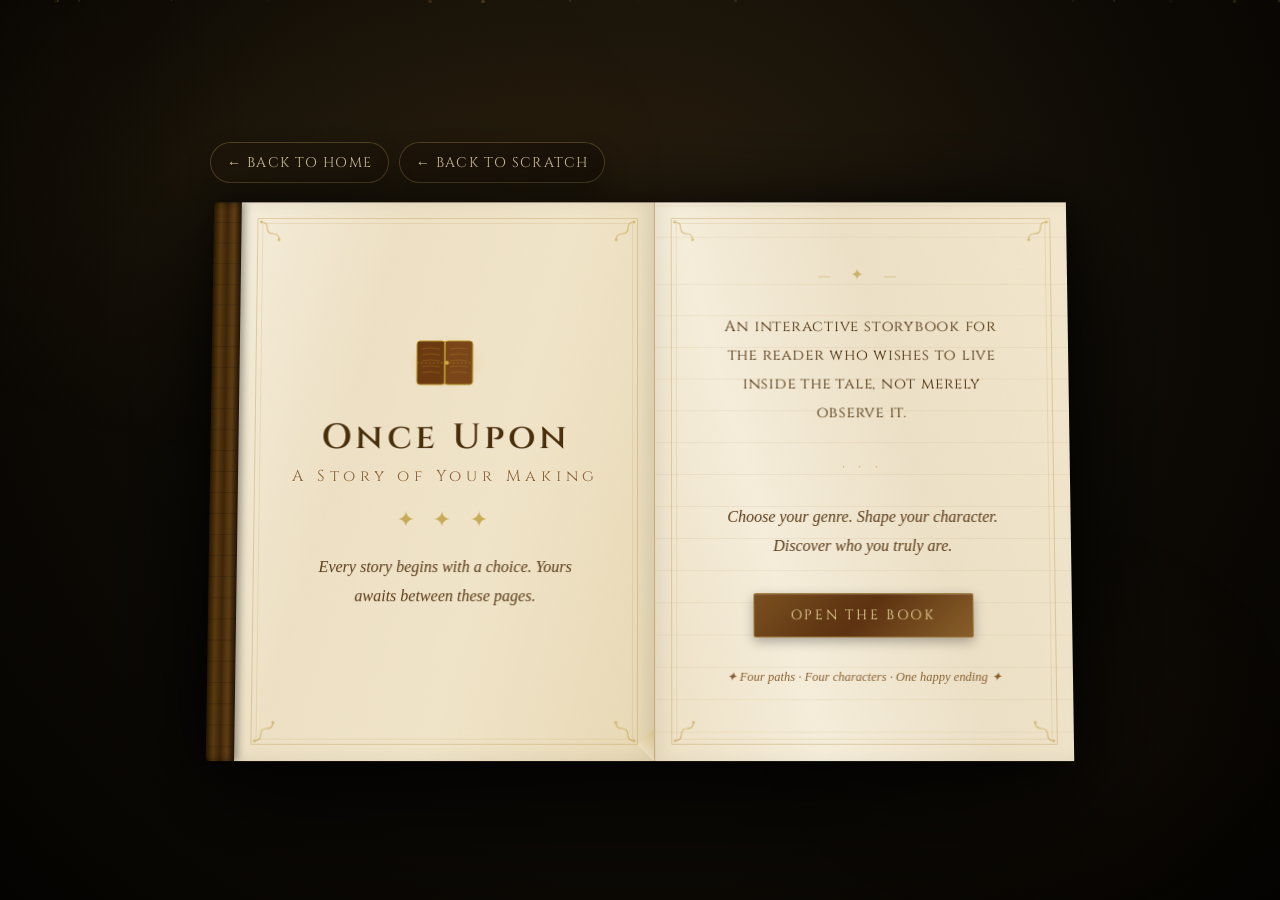
<file: interactive_storybook.html>
<!DOCTYPE html>
<html lang="en">
<head>
<meta charset="UTF-8">
<meta name="viewport" content="width=device-width, initial-scale=1.0">
<title>Emma McKay | Interactive Story Book</title>
<meta name="description" content="An interactive storybook by Emma McKay where readers choose a genre and shape their own ending.">
<style>
  @import url('https://fonts.googleapis.com/css2?family=IM+Fell+English:ital@0;1&family=Cinzel:wght@400;600&family=Cormorant+Garamond:ital,wght@0,300;0,400;0,500;1,300;1,400&display=swap');

  * { margin: 0; padding: 0; box-sizing: border-box; }

  body {
    min-height: 100vh;
    background: radial-gradient(ellipse at 50% 30%, #2a1f0e 0%, #0d0a05 60%, #050301 100%);
    display: flex;
    align-items: center;
    justify-content: center;
    font-family: 'Cormorant Garamond', Georgia, serif;
    overflow: hidden;
    position: relative;
  }

  body::before {
    content: '';
    position: fixed;
    inset: 0;
    background-image:
      radial-gradient(ellipse 600px 400px at 20% 20%, rgba(180,140,60,0.06) 0%, transparent 70%),
      radial-gradient(ellipse 400px 300px at 80% 80%, rgba(160,100,40,0.05) 0%, transparent 70%);
    pointer-events: none;
  }

  .dust-particles {
    position: fixed;
    inset: 0;
    pointer-events: none;
    overflow: hidden;
  }

  .particle {
    position: absolute;
    width: 2px;
    height: 2px;
    background: rgba(210,175,100,0.4);
    border-radius: 50%;
    animation: floatUp linear infinite;
  }

  @keyframes floatUp {
    0% { transform: translateY(100vh) translateX(0); opacity: 0; }
    10% { opacity: 1; }
    90% { opacity: 0.3; }
    100% { transform: translateY(-20px) translateX(30px); opacity: 0; }
  }

  #app {
    width: 100%;
    max-width: 900px;
    padding: 20px;
    display: flex;
    flex-direction: column;
    align-items: center;
  }

  .top-link {
    align-self: flex-start;
    margin-bottom: 16px;
    display: flex;
    flex-wrap: wrap;
    gap: 10px;
  }

  .top-link a {
    display: inline-flex;
    align-items: center;
    gap: 8px;
    padding: 10px 16px;
    border: 1px solid rgba(210,175,100,0.3);
    border-radius: 999px;
    background: rgba(24,16,8,0.72);
    color: #ead8b0;
    font-family: 'Cinzel', Georgia, serif;
    font-size: 0.88rem;
    letter-spacing: 0.08em;
    text-decoration: none;
    text-transform: uppercase;
    box-shadow: 0 12px 24px rgba(0,0,0,0.28);
    transition: transform 0.2s ease, background 0.2s ease, color 0.2s ease;
  }

  .top-link a:hover,
  .top-link a:focus {
    background: rgba(44,28,13,0.82);
    color: #f6e8c8;
    transform: translateY(-1px);
  }

  /* BOOK CONTAINER */
  .book-scene {
    perspective: 2000px;
    width: 100%;
    max-width: 860px;
  }

  .book {
    position: relative;
    width: 100%;
    display: flex;
    filter: drop-shadow(0 30px 60px rgba(0,0,0,0.8)) drop-shadow(0 5px 20px rgba(0,0,0,0.6));
    transform-style: preserve-3d;
    animation: bookSettle 1.2s cubic-bezier(0.34,1.56,0.64,1) forwards;
  }

  @keyframes bookSettle {
    0% { transform: rotateX(20deg) translateY(40px) scale(0.92); opacity: 0; }
    100% { transform: rotateX(4deg) translateY(0) scale(1); opacity: 1; }
  }

  .book-spine {
    width: 28px;
    background: linear-gradient(to right, #2a1800, #5a3a10, #3d2508, #6b4618, #3d2508);
    border-radius: 4px 0 0 4px;
    flex-shrink: 0;
    position: relative;
    z-index: 10;
    box-shadow: inset -4px 0 8px rgba(0,0,0,0.5), 3px 0 8px rgba(0,0,0,0.4);
  }

  .book-spine::after {
    content: '';
    position: absolute;
    inset: 0;
    background: repeating-linear-gradient(to bottom, transparent 0px, transparent 20px, rgba(0,0,0,0.15) 20px, rgba(0,0,0,0.15) 21px);
  }

  .book-pages {
    display: flex;
    flex: 1;
    min-height: 560px;
    position: relative;
    overflow: hidden;
  }

  .page {
    flex: 1;
    position: relative;
    padding: 40px 44px;
    display: flex;
    flex-direction: column;
    min-height: 560px;
    overflow: hidden;
  }

  .page-left {
    background: linear-gradient(105deg, #f5edda 0%, #ede0c4 30%, #f0e4c8 60%, #e8d8b4 100%);
    border-right: 1px solid #c4a97a;
    box-shadow: inset -8px 0 16px rgba(0,0,0,0.08), 3px 0 6px rgba(0,0,0,0.15);
  }

  .page-right {
    background: linear-gradient(75deg, #ede0c4 0%, #f5edda 30%, #ece0c6 60%, #f2e6cc 100%);
    box-shadow: inset 8px 0 16px rgba(0,0,0,0.05);
  }

  /* Paper texture overlay */
  .page::before {
    content: '';
    position: absolute;
    inset: 0;
    background-image:
      url("data:image/svg+xml,%3Csvg xmlns='http://www.w3.org/2000/svg' width='300' height='300'%3E%3Cfilter id='n'%3E%3CfeTurbulence type='fractalNoise' baseFrequency='0.9' numOctaves='4' stitchTiles='stitch'/%3E%3C/filter%3E%3Crect width='300' height='300' filter='url(%23n)' opacity='0.04'/%3E%3C/svg%3E");
    pointer-events: none;
    opacity: 0.6;
  }

  /* Page lines */
  .page-right::after {
    content: '';
    position: absolute;
    inset: 0;
    background-image: repeating-linear-gradient(
      to bottom,
      transparent 0px,
      transparent 31px,
      rgba(180,150,90,0.12) 31px,
      rgba(180,150,90,0.12) 32px
    );
    background-position: 0 52px;
    pointer-events: none;
  }

  /* Gold ornamental border */
  .page-border {
    position: absolute;
    inset: 16px;
    border: 1px solid rgba(180,145,70,0.35);
    pointer-events: none;
    border-radius: 1px;
  }

  .page-border::before {
    content: '';
    position: absolute;
    inset: 4px;
    border: 0.5px solid rgba(180,145,70,0.18);
    border-radius: 1px;
  }

  /* Corner ornaments */
  .corner-ornament {
    position: absolute;
    width: 24px;
    height: 24px;
    opacity: 0.5;
  }
  .corner-ornament svg { width: 100%; height: 100%; }
  .co-tl { top: 18px; left: 18px; }
  .co-tr { top: 18px; right: 18px; transform: scaleX(-1); }
  .co-bl { bottom: 18px; left: 18px; transform: scaleY(-1); }
  .co-br { bottom: 18px; right: 18px; transform: scale(-1,-1); }

  /* PAGE TURN ANIMATION */
  .page-turn-overlay {
    position: absolute;
    inset: 0;
    pointer-events: none;
    z-index: 100;
    transform-origin: left center;
    transform: rotateY(0deg);
    transform-style: preserve-3d;
  }

  .page-turning {
    animation: pageTurn 0.7s cubic-bezier(0.4,0,0.2,1) forwards;
  }

  @keyframes pageTurn {
    0% { transform: rotateY(0deg); opacity: 1; }
    50% { transform: rotateY(-90deg); opacity: 0.7; }
    100% { transform: rotateY(-180deg); opacity: 0; }
  }

  /* CONTENT SECTIONS */
  .content-area {
    flex: 1;
    display: flex;
    flex-direction: column;
    position: relative;
    z-index: 2;
  }

  /* OPENING SCREEN */
  .opening-screen {
    display: flex;
    flex-direction: column;
    align-items: center;
    justify-content: center;
    height: 100%;
    text-align: center;
    gap: 20px;
  }

  .book-icon-anim {
    animation: bookFloat 3s ease-in-out infinite;
  }

  @keyframes bookFloat {
    0%, 100% { transform: translateY(0); }
    50% { transform: translateY(-8px); }
  }

  .main-title {
    font-family: 'Cinzel', serif;
    font-size: 2.2em;
    font-weight: 600;
    color: #4a2e0a;
    letter-spacing: 0.12em;
    text-shadow: 0 1px 2px rgba(255,255,255,0.4);
    line-height: 1.2;
  }

  .main-title span {
    display: block;
    font-size: 0.45em;
    letter-spacing: 0.3em;
    color: #8a6030;
    font-weight: 400;
    margin-top: 8px;
  }

  .divider-ornament {
    color: #b8952a;
    font-size: 1.4em;
    letter-spacing: 0.3em;
    opacity: 0.7;
  }

  .opening-text {
    font-family: 'IM Fell English', serif;
    font-style: italic;
    color: #5a3a18;
    font-size: 1.0em;
    line-height: 1.8;
    max-width: 280px;
  }

  .begin-btn {
    margin-top: 12px;
    padding: 12px 36px;
    background: linear-gradient(135deg, #7a5020, #5a3010, #7a5020);
    border: 1px solid rgba(180,145,70,0.6);
    color: #f0dca0;
    font-family: 'Cinzel', serif;
    font-size: 0.85em;
    letter-spacing: 0.2em;
    cursor: pointer;
    border-radius: 2px;
    transition: all 0.3s;
    text-transform: uppercase;
    box-shadow: 0 4px 12px rgba(0,0,0,0.3), inset 0 1px 0 rgba(255,255,255,0.1);
    position: relative;
    overflow: hidden;
  }

  .begin-btn::before {
    content: '';
    position: absolute;
    inset: 0;
    background: linear-gradient(135deg, transparent 40%, rgba(255,220,120,0.1) 100%);
  }

  .begin-btn:hover {
    background: linear-gradient(135deg, #9a6830, #7a4820, #9a6830);
    box-shadow: 0 6px 20px rgba(0,0,0,0.4), 0 0 20px rgba(180,145,70,0.2), inset 0 1px 0 rgba(255,255,255,0.15);
    transform: translateY(-1px);
  }

  /* STORY CONTENT */
  .chapter-label {
    font-family: 'Cinzel', serif;
    font-size: 0.62em;
    letter-spacing: 0.35em;
    color: #b8952a;
    text-transform: uppercase;
    text-align: center;
    margin-bottom: 8px;
    opacity: 0.8;
  }

  .story-heading {
    font-family: 'Cinzel', serif;
    font-size: 1.05em;
    font-weight: 600;
    color: #3a2208;
    text-align: center;
    letter-spacing: 0.06em;
    line-height: 1.4;
    margin-bottom: 12px;
  }

  .scene-divider {
    text-align: center;
    color: #b8952a;
    font-size: 1em;
    letter-spacing: 0.5em;
    margin: 8px 0;
    opacity: 0.6;
  }

  .story-text {
    font-family: 'IM Fell English', serif;
    font-size: 0.93em;
    color: #3a2208;
    line-height: 1.85;
    text-align: justify;
    hyphens: auto;
    flex: 1;
  }

  .story-text em {
    font-style: italic;
    color: #5a3a18;
  }

  /* Page number */
  .page-number {
    text-align: center;
    font-family: 'Cinzel', serif;
    font-size: 0.6em;
    color: #a07840;
    letter-spacing: 0.2em;
    margin-top: 16px;
    opacity: 0.7;
  }

  /* CHOICES PANEL */
  .choices-heading {
    font-family: 'Cinzel', serif;
    font-size: 0.68em;
    letter-spacing: 0.25em;
    color: #b8952a;
    text-align: center;
    margin-bottom: 14px;
    text-transform: uppercase;
  }

  .choices-grid {
    display: flex;
    flex-direction: column;
    gap: 10px;
    flex: 1;
  }

  .choice-btn {
    background: linear-gradient(to bottom, rgba(255,245,220,0.7), rgba(240,225,190,0.5));
    border: 1px solid rgba(160,120,50,0.4);
    padding: 12px 16px;
    cursor: pointer;
    font-family: 'IM Fell English', serif;
    font-size: 0.88em;
    color: #3a2208;
    text-align: left;
    border-radius: 2px;
    transition: all 0.25s;
    position: relative;
    line-height: 1.45;
    box-shadow: 0 1px 3px rgba(0,0,0,0.08);
  }

  .choice-btn::before {
    content: '❧';
    position: absolute;
    left: 10px;
    top: 50%;
    transform: translateY(-50%);
    color: #b8952a;
    font-size: 0.9em;
    opacity: 0;
    transition: opacity 0.2s;
  }

  .choice-btn:hover {
    background: linear-gradient(to bottom, rgba(255,250,230,0.95), rgba(248,235,205,0.9));
    border-color: rgba(160,120,50,0.7);
    padding-left: 30px;
    box-shadow: 0 2px 8px rgba(0,0,0,0.12), inset 0 1px 0 rgba(255,255,255,0.5);
    transform: translateX(2px);
  }

  .choice-btn:hover::before { opacity: 1; }

  .choice-btn.selected {
    background: linear-gradient(to bottom, #e8d090, #d4b870);
    border-color: rgba(160,120,50,0.8);
    color: #2a1800;
    font-weight: 500;
  }

  /* Genre choices - 2x2 grid */
  .genre-grid {
    display: grid;
    grid-template-columns: 1fr 1fr;
    gap: 10px;
    flex: 1;
    align-content: center;
  }

  .genre-btn {
    background: linear-gradient(135deg, rgba(255,245,220,0.8), rgba(235,215,180,0.6));
    border: 1px solid rgba(160,120,50,0.4);
    padding: 20px 12px;
    cursor: pointer;
    font-family: 'Cinzel', serif;
    font-size: 0.78em;
    color: #3a2208;
    text-align: center;
    border-radius: 3px;
    transition: all 0.3s;
    letter-spacing: 0.1em;
    line-height: 1.6;
    box-shadow: 0 2px 6px rgba(0,0,0,0.1);
  }

  .genre-btn .genre-icon {
    display: block;
    font-size: 1.8em;
    margin-bottom: 8px;
    line-height: 1;
  }

  .genre-btn .genre-sub {
    display: block;
    font-family: 'IM Fell English', serif;
    font-style: italic;
    font-size: 0.85em;
    color: #7a5530;
    font-weight: 400;
    letter-spacing: 0;
    margin-top: 3px;
  }

  .genre-btn:hover {
    background: linear-gradient(135deg, rgba(255,250,230,0.95), rgba(248,235,200,0.9));
    border-color: rgba(180,140,60,0.7);
    box-shadow: 0 4px 14px rgba(0,0,0,0.15), inset 0 1px 0 rgba(255,255,255,0.6);
    transform: translateY(-2px);
  }

  /* RESULT PAGE */
  .result-page {
    display: flex;
    flex-direction: column;
    align-items: center;
    text-align: center;
    height: 100%;
    justify-content: space-between;
  }

  .result-badge {
    background: linear-gradient(135deg, #7a5020, #4a2e0a);
    border: 2px solid rgba(200,165,80,0.7);
    border-radius: 50%;
    width: 90px;
    height: 90px;
    display: flex;
    align-items: center;
    justify-content: center;
    font-size: 2.4em;
    box-shadow: 0 0 30px rgba(180,145,70,0.25), 0 4px 12px rgba(0,0,0,0.3);
    margin: 0 auto;
    animation: badgeReveal 0.8s cubic-bezier(0.34,1.56,0.64,1) forwards;
  }

  @keyframes badgeReveal {
    0% { transform: scale(0) rotate(-30deg); opacity: 0; }
    100% { transform: scale(1) rotate(0deg); opacity: 1; }
  }

  .reader-type {
    font-family: 'Cinzel', serif;
    font-size: 1.0em;
    font-weight: 600;
    color: #3a2208;
    letter-spacing: 0.08em;
    line-height: 1.4;
  }

  .reader-desc {
    font-family: 'IM Fell English', serif;
    font-style: italic;
    color: #5a3a18;
    font-size: 0.9em;
    line-height: 1.7;
    max-width: 280px;
    margin: 0 auto;
  }

  .hea-text {
    font-family: 'Cinzel', serif;
    font-size: 1.1em;
    font-weight: 600;
    color: #7a5020;
    letter-spacing: 0.25em;
    text-align: center;
    animation: fadeInUp 1s ease forwards;
  }

  @keyframes fadeInUp {
    from { opacity: 0; transform: translateY(20px); }
    to { opacity: 1; transform: translateY(0); }
  }

  .star-row {
    color: #c8a82a;
    font-size: 1.1em;
    letter-spacing: 0.2em;
    animation: starsReveal 1.5s ease forwards;
  }

  @keyframes starsReveal {
    from { opacity: 0; letter-spacing: 0.8em; }
    to { opacity: 1; letter-spacing: 0.2em; }
  }

  /* FADE IN ANIMATION */
  .fade-in {
    animation: fadeContent 0.6s ease forwards;
  }

  @keyframes fadeContent {
    from { opacity: 0; transform: translateY(12px); }
    to { opacity: 1; transform: translateY(0); }
  }

  /* PAGE CURL */
  .page-curl {
    position: absolute;
    bottom: 0;
    right: 0;
    width: 32px;
    height: 32px;
    background: linear-gradient(225deg, #d4b870 0%, #f0e4c8 50%, transparent 51%);
    clip-path: polygon(100% 0, 100% 100%, 0 100%);
    opacity: 0.6;
    pointer-events: none;
  }

  /* BOOK CLOSE ANIMATION */
  .book-closing-left {
    animation: closeLeft 1.2s cubic-bezier(0.4,0,0.2,1) forwards;
    transform-origin: right center;
  }

  .book-closing-right {
    animation: closeRight 1.2s cubic-bezier(0.4,0,0.2,1) forwards;
    transform-origin: left center;
  }

  @keyframes closeLeft {
    0% { transform: rotateY(0deg); }
    100% { transform: rotateY(90deg); }
  }

  @keyframes closeRight {
    0% { transform: rotateY(0deg); }
    100% { transform: rotateY(-90deg); }
  }

  .book-closed-final {
    animation: bookClose 1.4s cubic-bezier(0.4,0,0.2,1) 0.8s forwards;
  }

  @keyframes bookClose {
    0% { transform: rotateX(4deg) scaleX(1); }
    50% { transform: rotateX(4deg) scaleX(0.1); }
    100% { transform: rotateX(4deg) scaleX(0.1) translateY(30px); opacity: 0.6; }
  }

  /* PROGRESS DOTS */
  .progress-dots {
    display: flex;
    gap: 6px;
    justify-content: center;
    margin-top: 12px;
  }

  .dot {
    width: 6px;
    height: 6px;
    border-radius: 50%;
    background: rgba(160,120,50,0.3);
    border: 1px solid rgba(160,120,50,0.4);
    transition: all 0.3s;
  }

  .dot.active {
    background: #b8952a;
    border-color: #b8952a;
    transform: scale(1.2);
  }

  .dot.done {
    background: rgba(120,90,30,0.6);
    border-color: rgba(120,90,30,0.6);
  }

  /* mobile */
  @media (max-width: 600px) {
    .book-pages { min-height: 480px; }
    .page { padding: 24px 22px; }
    .main-title { font-size: 1.6em; }
    .story-text { font-size: 0.85em; }
    .choice-btn { font-size: 0.82em; padding: 10px 14px; }
    .genre-btn { padding: 14px 8px; font-size: 0.72em; }
  }
</style>
</head>
<body>

<div class="dust-particles" id="particles"></div>

<div id="app">
  <div class="top-link">
    <a href="index.html">&#8592; Back to Home</a>
    <a href="scratch.html">&#8592; Back to Scratch</a>
  </div>
  <div class="book-scene">
    <div class="book" id="book">
      <div class="book-spine" id="spine"></div>
      <div class="book-pages" id="bookPages">

        <!-- LEFT PAGE -->
        <div class="page page-left" id="pageLeft">
          <div class="page-border"></div>
          <div class="corner-ornament co-tl"><svg viewBox="0 0 24 24" fill="none"><path d="M2 2 Q8 2 8 8 Q8 14 14 14 Q20 14 20 20" stroke="#b8952a" stroke-width="1.2" fill="none"/><circle cx="2" cy="2" r="1.5" fill="#b8952a"/><circle cx="20" cy="20" r="1.5" fill="#b8952a"/></svg></div>
          <div class="corner-ornament co-tr"><svg viewBox="0 0 24 24" fill="none"><path d="M2 2 Q8 2 8 8 Q8 14 14 14 Q20 14 20 20" stroke="#b8952a" stroke-width="1.2" fill="none"/><circle cx="2" cy="2" r="1.5" fill="#b8952a"/><circle cx="20" cy="20" r="1.5" fill="#b8952a"/></svg></div>
          <div class="corner-ornament co-bl"><svg viewBox="0 0 24 24" fill="none"><path d="M2 2 Q8 2 8 8 Q8 14 14 14 Q20 14 20 20" stroke="#b8952a" stroke-width="1.2" fill="none"/><circle cx="2" cy="2" r="1.5" fill="#b8952a"/><circle cx="20" cy="20" r="1.5" fill="#b8952a"/></svg></div>
          <div class="corner-ornament co-br"><svg viewBox="0 0 24 24" fill="none"><path d="M2 2 Q8 2 8 8 Q8 14 14 14 Q20 14 20 20" stroke="#b8952a" stroke-width="1.2" fill="none"/><circle cx="2" cy="2" r="1.5" fill="#b8952a"/><circle cx="20" cy="20" r="1.5" fill="#b8952a"/></svg></div>
          <div class="content-area" id="leftContent">
            <!-- dynamic -->
          </div>
          <div class="page-number" id="leftPageNum"></div>
          <div class="page-curl"></div>
        </div>

        <!-- RIGHT PAGE -->
        <div class="page page-right" id="pageRight">
          <div class="page-border"></div>
          <div class="corner-ornament co-tl"><svg viewBox="0 0 24 24" fill="none"><path d="M2 2 Q8 2 8 8 Q8 14 14 14 Q20 14 20 20" stroke="#b8952a" stroke-width="1.2" fill="none"/><circle cx="2" cy="2" r="1.5" fill="#b8952a"/><circle cx="20" cy="20" r="1.5" fill="#b8952a"/></svg></div>
          <div class="corner-ornament co-tr"><svg viewBox="0 0 24 24" fill="none"><path d="M2 2 Q8 2 8 8 Q8 14 14 14 Q20 14 20 20" stroke="#b8952a" stroke-width="1.2" fill="none"/><circle cx="2" cy="2" r="1.5" fill="#b8952a"/><circle cx="20" cy="20" r="1.5" fill="#b8952a"/></svg></div>
          <div class="corner-ornament co-bl"><svg viewBox="0 0 24 24" fill="none"><path d="M2 2 Q8 2 8 8 Q8 14 14 14 Q20 14 20 20" stroke="#b8952a" stroke-width="1.2" fill="none"/><circle cx="2" cy="2" r="1.5" fill="#b8952a"/><circle cx="20" cy="20" r="1.5" fill="#b8952a"/></svg></div>
          <div class="corner-ornament co-br"><svg viewBox="0 0 24 24" fill="none"><path d="M2 2 Q8 2 8 8 Q8 14 14 14 Q20 14 20 20" stroke="#b8952a" stroke-width="1.2" fill="none"/><circle cx="2" cy="2" r="1.5" fill="#b8952a"/><circle cx="20" cy="20" r="1.5" fill="#b8952a"/></svg></div>
          <div class="content-area" id="rightContent">
            <!-- dynamic -->
          </div>
          <div class="page-number" id="rightPageNum"></div>
        </div>

      </div>
    </div>
  </div>
</div>

<script>
// Particles
(function(){
  const c = document.getElementById('particles');
  for(let i=0;i<18;i++){
    const d = document.createElement('div');
    d.className='particle';
    d.style.left = Math.random()*100+'%';
    d.style.animationDuration = (8+Math.random()*14)+'s';
    d.style.animationDelay = (Math.random()*10)+'s';
    d.style.opacity = Math.random()*0.6;
    d.style.width = d.style.height = (1+Math.random()*2.5)+'px';
    c.appendChild(d);
  }
})();

// ── STORY DATA ──────────────────────────────────────────────────
const STORIES = {
  fantasy: {
    title: "The Starweaver's Path",
    chapter: "Chapter I — The Awakening",
    steps: [
      {
        leftTitle: "The Starweaver's Path",
        leftText: `In the realm of Aethelmoor, where mountains breathe silver mist and rivers sing lullabies to drowsy stars, you were born with a rare gift: the ability to weave dreams into reality.\n\nOne autumn evening, a shimmering fox with seven tails appears at your door, carrying a message sealed with stardust.\n\n<em>"The ancient loom has broken,"</em> it whispers, <em>"and the world's magic unravels thread by thread. Only the Starweaver may mend it."</em>`,
        rightTitle: "Who do you become?",
        rightSub: "Choose your character",
        choices: [
          { text: "Lyra, a gentle herbalist who speaks to moonflowers", tag: "compassionate" },
          { text: "Aldric, a wandering cartographer of forgotten roads", tag: "adventurous" },
          { text: "Senna, a fierce apprentice of the Storm Mages", tag: "brave" },
          { text: "Wren, a scholar who reads the language of birds", tag: "insightful" }
        ]
      },
      {
        leftTitle: "The First Crossroads",
        leftText: `The seven-tailed fox leads you through the Whisperwood, where the trees lean close to share their oldest secrets.\n\nAt the heart of the forest stands the Crossroads of Choices — four glowing paths, each a different color, each leading toward the Loom.\n\n<em>The fox says: "Each road holds a trial of the heart. Choose wisely, dear Starweaver, for the path shapes the weaver."</em>`,
        rightTitle: "Which path calls to you?",
        rightSub: "Choose your way",
        choices: [
          { text: "The Golden Road — warm and winding through sunlit meadows", tag: "adventurous" },
          { text: "The Silver Bridge — over a chasm of forgotten memories", tag: "brave" },
          { text: "The Starlit Tunnel — beneath the roots of the oldest tree", tag: "insightful" },
          { text: "The River of Songs — following the melody downstream", tag: "compassionate" }
        ]
      },
      {
        leftTitle: "The Trial",
        leftText: `Along your chosen path, you encounter an ancient guardian — a great stone owl with eyes of amber fire.\n\n<em>"To pass,"</em> it intones, <em>"you must answer: what is the one thing that stitches the world together more surely than any magic thread?"</em>\n\nYou think of everything you've known, everything you've loved, and suddenly the answer rises in you like a warm tide.`,
        rightTitle: "What do you answer?",
        rightSub: "Speak from your heart",
        choices: [
          { text: '"It is kindness — given freely, without measure or return."', tag: "compassionate" },
          { text: '"It is courage — the willingness to go forward despite fear."', tag: "brave" },
          { text: '"It is wonder — the hunger to discover what lies beyond."', tag: "adventurous" },
          { text: '"It is memory — the stories that bind one soul to another."', tag: "insightful" }
        ]
      },
      {
        leftTitle: "The Loom of Stars",
        leftText: `The guardian bows its great stone head and lets you pass. Beyond the final rise, nestled in a cathedral of ancient pines, glows the Loom of Stars — a magnificent structure of moonbeam threads and crystallized twilight.\n\nIt is broken. Half its threads hang limp, and where they touched the sky, the stars have grown dim.\n\nYou reach out and feel the magic singing inside you, waiting.`,
        rightTitle: "How do you mend the Loom?",
        rightSub: "Choose your final act",
        choices: [
          { text: "Weave it with songs of joy you carry in your memory", tag: "insightful" },
          { text: "Pour your own starlight into the broken threads with both hands", tag: "brave" },
          { text: "Call every creature of the forest to lend a single thread of their own", tag: "compassionate" },
          { text: "Follow the fox's guidance and restore the oldest pattern first", tag: "adventurous" }
        ]
      }
    ],
    ending: `With the final thread woven, the Loom blazes to life. A cascade of stars floods the sky, each one brighter than before.\n\nThe seven-tailed fox curls beside you, glowing gently. <em>"You have done it,"</em> it murmurs. <em>"The world remembers itself again — because of you."</em>\n\nAcross Aethelmoor, sleeping children stir, dreaming of extraordinary things. And somewhere, deep in the oldest forest, a new story begins.`
  },

  romance: {
    title: "Letters Never Sent",
    chapter: "Chapter I — A Chance Beginning",
    steps: [
      {
        leftTitle: "Letters Never Sent",
        leftText: `The small coastal town of Ambershore has a library that smells of sea salt and old paper, and it is here, on a rain-blurred October Tuesday, that two umbrellas collide in the doorway.\n\nYours. And his — or hers.\n\nA book tumbles. A letter falls out, addressed in an ink you recognize as your own, dated three years ago, never sent.\n\n<em>How strange, you both think at once, that we should meet precisely here.</em>`,
        rightTitle: "Who are you?",
        rightSub: "Choose your character",
        choices: [
          { text: "Margot, a quiet baker who writes letters she never sends", tag: "compassionate" },
          { text: "James, a travel writer who stopped believing in home", tag: "adventurous" },
          { text: "Elara, a lighthouse keeper's granddaughter returning after years away", tag: "insightful" },
          { text: "Oliver, a musician whose greatest song remains unfinished", tag: "brave" }
        ]
      },
      {
        leftTitle: "The First Afternoon",
        leftText: `The storm keeps you both inside. Over cups of tea gone cold, then warm again, something shifts. The stranger laughs at something you say that was not intended to be funny, and somehow that makes it the funniest thing in the world.\n\nBy evening the rain has not ceased and neither has the conversation.\n\n<em>Outside, the sea turns that impossible colour it only becomes when it cannot decide between day and night.</em>`,
        rightTitle: "What do you share first?",
        rightSub: "Choose your moment",
        choices: [
          { text: "The story of why you came back to this small town after so long", tag: "insightful" },
          { text: "The hobby no one else has ever found interesting — until now", tag: "adventurous" },
          { text: "A half-finished song you hum, embarrassed, then not embarrassed", tag: "brave" },
          { text: "The unsent letter, word by word, reading aloud for the first time", tag: "compassionate" }
        ]
      },
      {
        leftTitle: "The Complication",
        leftText: `A week becomes a month. The world, as it does, arranges complications. There is an offer: a year abroad, a dream long deferred, arriving now at the exact wrong moment.\n\nYou sit on the harbour wall together at dusk, watching fishing boats list gently in their moorings.\n\n<em>The stranger — no longer a stranger — waits. Not asking. Giving you space to think, which somehow makes everything clearer and harder at once.</em>`,
        rightTitle: "What do you feel in that moment?",
        rightSub: "Your emotional truth",
        choices: [
          { text: "That some things are worth more than any dream that wanders alone", tag: "compassionate" },
          { text: "That a great adventure is only great when someone sees it with you", tag: "adventurous" },
          { text: "That courage is not going — it's being honest about wanting to stay", tag: "brave" },
          { text: "That you've been writing letters to this moment your whole life", tag: "insightful" }
        ]
      },
      {
        leftTitle: "The Choice",
        leftText: `You could say many things. You have rehearsed them quietly for days.\n\nBut standing here now, the harbour lanterns flickering on, the smell of salt and woodsmoke and the faint sweet thread of something baking in the distance — you find that the truest things need very few words.\n\n<em>You turn. They are already looking at you. They have been, perhaps, all along.</em>`,
        rightTitle: "What do you say?",
        rightSub: "Your defining words",
        choices: [
          { text: '"I\'ve been waiting for the right words. I think you are them."', tag: "insightful" },
          { text: '"Wherever I go next, I\'d like you to be the reason I come back."', tag: "adventurous" },
          { text: '"I\'m not good at this. But I\'m not afraid of you. That\'s new."', tag: "brave" },
          { text: '"I want to write you letters I actually send. Starting now."', tag: "compassionate" }
        ]
      }
    ],
    ending: `They laugh — soft and surprised — and then do not stop smiling for a very long time.\n\nThe letter, that old unsent thing, you fold carefully and keep. Not from regret, but because now you understand it was not lost correspondence. It was a compass, pointing you here.\n\nAmbershore keeps its seasons. The library keeps its smell of sea and paper. And the two of you keep each other, imperfectly and wonderfully and without reservation.`
  },

  historical: {
    title: "The Mapmaker's Secret",
    chapter: "Chapter I — The Year 1889",
    steps: [
      {
        leftTitle: "The Mapmaker's Secret",
        leftText: `Vienna, 1889. The gaslit boulevards hum with the electricity of a changing world — telegraph wires stretching city to city like a new nervous system for humanity.\n\nIn a narrow atelier on the Kohlmarkt, an elderly cartographer has died, leaving behind a studio full of extraordinary maps. Maps of places that do not exist on any atlas. Maps that seem to breathe.\n\n<em>And a note: "I have left everything to the one who finds this. But first, you must earn what you find."</em>`,
        rightTitle: "Who finds the note?",
        rightSub: "Choose your character",
        choices: [
          { text: "Cecile, a young journalist from Paris chasing her first great story", tag: "adventurous" },
          { text: "Viktor, the cartographer's estranged apprentice who fled and returned", tag: "brave" },
          { text: "Miriam, a bookbinder who repaired the old man's journals for years", tag: "compassionate" },
          { text: "Professor Hartmann, a geographer who knew the maps were impossible", tag: "insightful" }
        ]
      },
      {
        leftTitle: "The First Map",
        leftText: `The atelier smells of cedar and linseed oil and something older — camphor, perhaps, or the ghost of a hundred candles.\n\nAmong the rolled charts and stacked folios, one map lies open on the great drafting table. It shows a city that does not match any you know, and yet its streets feel familiar — as though you walked them once in a dream.\n\n<em>In the margin, in a shaking hand: "To begin, choose what manner of traveller you are."</em>`,
        rightTitle: "How do you approach the mystery?",
        rightSub: "Choose your method",
        choices: [
          { text: "Begin by cataloguing everything with meticulous care before touching a thing", tag: "insightful" },
          { text: "Follow your instincts — pick up the nearest journal and open it at random", tag: "adventurous" },
          { text: "Seek the people who knew the old man; stories outlast documents", tag: "compassionate" },
          { text: "Go to the address marked on the first map, whatever it takes to reach it", tag: "brave" }
        ]
      },
      {
        leftTitle: "The Discovery",
        leftText: `Your investigation leads you, by ways both rational and serendipitous, to a small society of truth-seekers — cartographers, naturalists, poets — who have gathered for decades to document the spaces <em>between</em> the known places.\n\nNot fantasy. Not fiction. The overlooked valleys. The unnamed lakes. The villages time forgot to number. A secret geography of the tender world.\n\n<em>"He wanted someone worthy to carry it forward,"</em> the youngest member tells you. <em>"It seems that is you."</em>`,
        rightTitle: "What moves you most?",
        rightSub: "Your deepest wonder",
        choices: [
          { text: "That beauty persists in every corner the world's rush has not yet reached", tag: "compassionate" },
          { text: "That there is still so much unmapped, still so much to discover", tag: "adventurous" },
          { text: "That ordinary people preserved extraordinary knowledge for love alone", tag: "insightful" },
          { text: "That you have found a place where your restlessness finally makes sense", tag: "brave" }
        ]
      },
      {
        leftTitle: "The Legacy",
        leftText: `The old cartographer's final map shows a route you have never considered taking — one that leads not outward but toward what you have been searching for in every other direction.\n\nYou understand now. The maps were never only of <em>places</em>.\n\n<em>They were also of the person who would one day read them. A portrait in longitude and latitude, in coastlines and contours, of someone ready to carry wonder forward.</em>\n\nThe society waits for your answer.`,
        rightTitle: "What do you choose to do?",
        rightSub: "Your defining decision",
        choices: [
          { text: "Accept the role — and begin by retracing every map yourself", tag: "adventurous" },
          { text: "Invite others in — the work is too beautiful to keep in few hands", tag: "compassionate" },
          { text: "Publish the first account honestly; let the world decide what to do", tag: "brave" },
          { text: "Spend one year studying every map before adding a single line of your own", tag: "insightful" }
        ]
      }
    ],
    ending: `A century later — though you cannot know this — schoolchildren in three countries will trace the maps that trace back, in unbroken line, to you.\n\nBut tonight: a warm circle of candlelight, the scratch of pen on good paper, and the quiet joy of people who have found their exact right work.\n\nThe old cartographer's note still sits in your breast pocket. You reach in and find, against all reason, that it is warm.`
  },

  modern: {
    title: "Something Unnamed",
    chapter: "Chapter I — An Ordinary Day",
    steps: [
      {
        leftTitle: "Something Unnamed",
        leftText: `It begins, as the best things do, in an entirely unremarkable way.\n\nYou are late. The coffee shop you've walked past every morning for three years has a new sign in the window: <em>Today's special: something you didn't know you needed.</em>\n\nYou go in. The music is something you cannot name but know immediately you have always loved. The person behind the counter looks up, and for reasons you cannot explain, you don't just order and leave.\n\nYou stay.`,
        rightTitle: "Who are you today?",
        rightSub: "Choose your character",
        choices: [
          { text: "Dani, a landscape architect who sketches strangers on her commute", tag: "adventurous" },
          { text: "Sam, a software developer on sabbatical, searching for what's next", tag: "insightful" },
          { text: "Priya, a documentary photographer who forgot what she was looking for", tag: "compassionate" },
          { text: "Marcus, a chef who left his restaurant to rediscover why he cooks", tag: "brave" }
        ]
      },
      {
        leftTitle: "The Morning Stretches",
        leftText: `The coffee shop is called <em>Chapter One</em> — which feels, you will later think, entirely too on the nose.\n\nConversation happens the way good conversations do: without agenda, sidling in through the margins of other things, until you realise twenty minutes have passed and you have missed your first appointment with zero regret.\n\n<em>"You're not what I expected,"</em> you almost say — but don't, not yet. Some sentences need a little more time.`,
        rightTitle: "What draws you deeper in?",
        rightSub: "Choose your connection",
        choices: [
          { text: "They have the same obscure book on the shelf behind the counter that you lost", tag: "insightful" },
          { text: "They mention a place you once visited alone and have never stopped thinking about", tag: "adventurous" },
          { text: "They ask you a question no one has thought to ask in years", tag: "compassionate" },
          { text: "They disagree with you thoughtfully about something you thought was obvious", tag: "brave" }
        ]
      },
      {
        leftTitle: "The Weeks That Follow",
        leftText: `You come back the next day. And the one after.\n\nIt would be easy, at this point, to let the routine become comfortable, to let comfortable become taken-for-granted. You have done this before: let something good go ordinary before you'd finished appreciating it.\n\nBut something is different this time. You are different — or perhaps you are simply paying attention.\n\n<em>Attention, you are learning, is another word for love.</em>`,
        rightTitle: "What changes in you?",
        rightSub: "Your inner shift",
        choices: [
          { text: "You begin finishing things you'd abandoned — sketches, projects, half-read books", tag: "adventurous" },
          { text: "You start saying what you mean, even when it's easier not to", tag: "brave" },
          { text: "You slow down. You notice the quality of light. You call your mum.", tag: "compassionate" },
          { text: "You understand, finally, what you were actually searching for this whole time", tag: "insightful" }
        ]
      },
      {
        leftTitle: "The Evening You Remember",
        leftText: `After closing, when the chairs are upturned on the tables and the city outside has softened to its nighttime self, you find yourselves talking about the future — yours, theirs, the shape a life might take when it stops apologising for what it wants.\n\n<em>The music has stopped. Neither of you noticed when.</em>\n\nThere is a moment — you will know it when it comes — when a story becomes the story. When ordinary becomes the very best possible word.`,
        rightTitle: "What do you decide?",
        rightSub: "Your choice",
        choices: [
          { text: "Propose the thing you have been holding back: a trip, a plan, a beginning", tag: "adventurous" },
          { text: "Say the sentence you've been carrying in your chest for weeks", tag: "brave" },
          { text: "Stay until the very last moment, unhurried, exactly here", tag: "compassionate" },
          { text: "Tell them: you had the answer all along, you just needed the right question", tag: "insightful" }
        ]
      }
    ],
    ending: `Later — much later — you will describe this as the year things finally made sense.\n\nNot that they became easier. Not that the world straightened out into something simple. But that you moved through it knowing what mattered, and with someone who understood why.\n\nChapter One is still there on the corner. The sign still says: <em>today's special: something you didn't know you needed.</em>\n\nEvery morning, you smile.`
  }
};

// Reader types by tag tally
const READER_TYPES = {
  adventurous: { title: "You are an Adventurous Reader", icon: "🧭", desc: "Your spirit runs toward the horizon. You see every doorway as an invitation and every unknown road as a gift waiting to be unwrapped." },
  brave: { title: "You are a Brave Reader", icon: "🗡️", desc: "You face what others turn away from, and your willingness to walk through discomfort is the very thing that makes you extraordinary." },
  insightful: { title: "You are an Insightful Reader", icon: "🪬", desc: "You see beneath the surface of things — the meaning inside the moment, the story inside the silence — with a clarity that is entirely your own." },
  compassionate: { title: "You are a Compassionate Reader", icon: "🌿", desc: "You feel the world more deeply than most, and your warmth is not weakness — it is the thread from which the best stories are made." }
};

// ── STATE ────────────────────────────────────────────────────────
let state = {
  screen: 'opening',
  genre: null,
  step: 0,
  tags: [],
  pageNum: 1
};

// ── RENDER ───────────────────────────────────────────────────────
function render(animate=true) {
  const leftEl = document.getElementById('leftContent');
  const rightEl = document.getElementById('rightContent');
  const lNum = document.getElementById('leftPageNum');
  const rNum = document.getElementById('rightPageNum');

  if (animate) {
    leftEl.style.opacity = '0';
    rightEl.style.opacity = '0';
    setTimeout(() => doRender(leftEl, rightEl, lNum, rNum), 80);
    setTimeout(() => {
      leftEl.classList.remove('fade-in');
      rightEl.classList.remove('fade-in');
      void leftEl.offsetWidth;
      leftEl.classList.add('fade-in');
      rightEl.classList.add('fade-in');
    }, 100);
  } else {
    doRender(leftEl, rightEl, lNum, rNum);
  }
}

function doRender(leftEl, rightEl, lNum, rNum) {
  leftEl.style.opacity = '';
  rightEl.style.opacity = '';

  if (state.screen === 'opening') {
    renderOpening(leftEl, rightEl, lNum, rNum);
  } else if (state.screen === 'genre') {
    renderGenre(leftEl, rightEl, lNum, rNum);
  } else if (state.screen === 'story') {
    renderStory(leftEl, rightEl, lNum, rNum);
  } else if (state.screen === 'ending') {
    renderEnding(leftEl, rightEl, lNum, rNum);
  } else if (state.screen === 'result') {
    renderResult(leftEl, rightEl, lNum, rNum);
  }
}

function cornerSVG() {
  return `<svg viewBox="0 0 24 24" fill="none"><path d="M2 2 Q8 2 8 8 Q8 14 14 14 Q20 14 20 20" stroke="#b8952a" stroke-width="1.2" fill="none"/><circle cx="2" cy="2" r="1.5" fill="#b8952a"/><circle cx="20" cy="20" r="1.5" fill="#b8952a"/></svg>`;
}

// ── OPENING ──────────────────────────────────────────────────────
function renderOpening(leftEl, rightEl, lNum, rNum) {
  lNum.textContent = '';
  rNum.textContent = '';

  leftEl.innerHTML = `
    <div class="opening-screen">
      <div class="book-icon-anim">
        <svg width="80" height="60" viewBox="0 0 80 60">
          <defs>
            <radialGradient id="glow" cx="50%" cy="50%" r="50%">
              <stop offset="0%" stop-color="#d4a84b" stop-opacity="0.4"/>
              <stop offset="100%" stop-color="#d4a84b" stop-opacity="0"/>
            </radialGradient>
          </defs>
          <ellipse cx="40" cy="30" rx="38" ry="28" fill="url(#glow)"/>
          <rect x="10" y="8" width="28" height="44" rx="3" fill="#6b3a10" stroke="#b8952a" stroke-width="1"/>
          <rect x="38" y="8" width="28" height="44" rx="3" fill="#7a4518" stroke="#b8952a" stroke-width="1"/>
          <line x1="10" y1="30" x2="38" y2="30" stroke="#b8952a" stroke-width="0.5" stroke-dasharray="2,2"/>
          <line x1="42" y1="30" x2="66" y2="30" stroke="#b8952a" stroke-width="0.5" stroke-dasharray="2,2"/>
          <line x1="38" y1="8" x2="38" y2="52" stroke="#b8952a" stroke-width="1.5"/>
          <circle cx="40" cy="30" r="2" fill="#d4a84b"/>
          <path d="M15 16 Q24 14 33 16 M15 22 Q24 20 33 22 M15 28 Q24 26 33 28 M15 34 Q24 32 33 34 M15 40 Q24 38 33 40" stroke="#b8952a" stroke-width="0.6" fill="none" opacity="0.5"/>
          <path d="M43 16 Q52 14 61 16 M43 22 Q52 20 61 22 M43 28 Q52 26 61 28 M43 34 Q52 32 61 34 M43 40 Q52 38 61 40" stroke="#b8952a" stroke-width="0.6" fill="none" opacity="0.5"/>
        </svg>
      </div>
      <div class="main-title">Once Upon<span>A Story of Your Making</span></div>
      <div class="divider-ornament">✦ ✦ ✦</div>
      <p class="opening-text">Every story begins with a choice. Yours awaits between these pages.</p>
    </div>`;

  rightEl.innerHTML = `
    <div class="opening-screen">
      <div class="scene-divider">— ✦ —</div>
      <p class="opening-text" style="text-align:center; font-size:0.96em; color:#4a2e0a; font-style:normal; font-family:'Cinzel',serif; letter-spacing:0.05em; line-height:1.9;">
        An interactive storybook for the reader who wishes to live inside the tale, not merely observe it.
      </p>
      <div class="divider-ornament" style="font-size:1em; margin:8px 0;">· · ·</div>
      <p class="opening-text" style="text-align:center; color:#5a3a18;">
        Choose your genre. Shape your character. Discover who you truly are.
      </p>
      <button class="begin-btn" onclick="beginStory()">Open the Book</button>
      <p class="opening-text" style="font-size:0.78em; color:#8a6030; margin-top:8px;">✦ Four paths · Four characters · One happy ending ✦</p>
    </div>`;
}

// ── GENRE SELECT ─────────────────────────────────────────────────
function renderGenre(leftEl, rightEl, lNum, rNum) {
  lNum.textContent = '— i —';
  rNum.textContent = '— ii —';

  leftEl.innerHTML = `
    <div class="content-area fade-in">
      <div class="chapter-label">The Collection</div>
      <div class="story-heading">Choose Your Story</div>
      <div class="scene-divider">— ✦ —</div>
      <p class="story-text" style="margin-top:14px;">
        Four worlds lie open before you, each with its own light and shadow, its own particular magic.
        <br><br>
        <em>Fantasy</em> — where stars can be woven and foxes carry the weight of ancient duties.
        <br><br>
        <em>Romance</em> — where two people find each other in the margins of an otherwise ordinary life.
        <br><br>
        <em>Historical</em> — where the past holds secrets worth the risk of uncovering.
        <br><br>
        <em>Modern</em> — where the most remarkable thing is the courage to stay present.
        <br><br>
        Turn the page, and choose.
      </p>
    </div>`;

  rightEl.innerHTML = `
    <div class="content-area fade-in" style="display:flex;flex-direction:column;">
      <div class="choices-heading">Which world calls to you?</div>
      <div class="genre-grid">
        <button class="genre-btn" onclick="selectGenre('fantasy')">
          <span class="genre-icon">✨</span>
          Fantasy
          <span class="genre-sub">The Starweaver's Path</span>
        </button>
        <button class="genre-btn" onclick="selectGenre('romance')">
          <span class="genre-icon">💌</span>
          Romance
          <span class="genre-sub">Letters Never Sent</span>
        </button>
        <button class="genre-btn" onclick="selectGenre('historical')">
          <span class="genre-icon">🗺️</span>
          Historical
          <span class="genre-sub">The Mapmaker's Secret</span>
        </button>
        <button class="genre-btn" onclick="selectGenre('modern')">
          <span class="genre-icon">☕</span>
          Modern
          <span class="genre-sub">Something Unnamed</span>
        </button>
      </div>
    </div>`;
}

// ── STORY STEP ───────────────────────────────────────────────────
function renderStory(leftEl, rightEl, lNum, rNum) {
  const story = STORIES[state.genre];
  const step = story.steps[state.step];
  const pageL = state.pageNum;
  const pageR = state.pageNum + 1;
  lNum.textContent = `— ${pageL} —`;
  rNum.textContent = `— ${pageR} —`;

  const totalSteps = story.steps.length;
  const progressDots = Array.from({length: totalSteps}, (_, i) => {
    let cls = 'dot';
    if (i < state.step) cls += ' done';
    else if (i === state.step) cls += ' active';
    return `<div class="${cls}"></div>`;
  }).join('');

  leftEl.innerHTML = `
    <div class="content-area">
      <div class="chapter-label">${story.chapter.replace('Chapter I', `Chapter ${state.step+1}`)}</div>
      <div class="story-heading">${step.leftTitle}</div>
      <div class="scene-divider">— ✦ —</div>
      <p class="story-text" style="margin-top:12px;">${step.leftText.replace(/\n\n/g,'<br><br>').replace(/\n/g,'<br>')}</p>
      <div class="progress-dots" style="margin-top:auto;">${progressDots}</div>
    </div>`;

  rightEl.innerHTML = `
    <div class="content-area" style="display:flex;flex-direction:column;">
      <div class="choices-heading">${step.rightTitle}</div>
      <div style="font-family:'IM Fell English',serif;font-style:italic;color:#8a6030;font-size:0.78em;text-align:center;margin-bottom:12px;">${step.rightSub}</div>
      <div class="choices-grid">
        ${step.choices.map((c,i) => `<button class="choice-btn" onclick="makeChoice(${i})">${c.text}</button>`).join('')}
      </div>
    </div>`;
}

// ── ENDING ───────────────────────────────────────────────────────
function renderEnding(leftEl, rightEl, lNum, rNum) {
  const story = STORIES[state.genre];
  const pageL = state.pageNum;
  lNum.textContent = `— ${pageL} —`;
  rNum.textContent = `— ${pageL+1} —`;

  leftEl.innerHTML = `
    <div class="content-area">
      <div class="chapter-label">The Ending</div>
      <div class="story-heading">Happily Ever After</div>
      <div class="scene-divider">— ✦ —</div>
      <p class="story-text" style="margin-top:12px;">${story.ending.replace(/\n\n/g,'<br><br>').replace(/\n/g,'<br>')}</p>
    </div>`;

  rightEl.innerHTML = `
    <div class="content-area" style="display:flex;flex-direction:column;align-items:center;justify-content:center;text-align:center;gap:20px;">
      <div class="divider-ornament" style="font-size:1.4em;">✦</div>
      <p class="story-heading" style="font-size:1.2em;color:#7a5020;">The End</p>
      <div class="scene-divider" style="font-size:1.2em;letter-spacing:0.6em;">· · ·</div>
      <p class="opening-text" style="text-align:center;font-size:0.9em;color:#5a3a18;">
        <em>Now let us see what your choices reveal about you, dear reader...</em>
      </p>
      <button class="begin-btn" onclick="showResult()">Discover Your Reader Type</button>
    </div>`;
}

// ── RESULT ───────────────────────────────────────────────────────
function renderResult(leftEl, rightEl, lNum, rNum) {
  const tagCount = {};
  state.tags.forEach(t => tagCount[t] = (tagCount[t]||0)+1);
  const topTag = Object.entries(tagCount).sort((a,b)=>b[1]-a[1])[0][0];
  const rt = READER_TYPES[topTag];

  lNum.textContent = '— fin —';
  rNum.textContent = '';

  leftEl.innerHTML = `
    <div class="result-page fade-in">
      <div>
        <div class="chapter-label">Your Story Complete</div>
        <div class="scene-divider" style="margin:8px 0;">✦ ✦ ✦</div>
      </div>
      <div class="result-badge">${rt.icon}</div>
      <div>
        <p class="reader-type">${rt.title}</p>
        <div class="scene-divider" style="margin:10px 0;">— ✦ —</div>
        <p class="reader-desc">${rt.desc}</p>
      </div>
      <div>
        <div class="star-row">✦ ✦ ✦ ✦ ✦</div>
        <p class="hea-text" style="margin-top:12px;">Happily Ever After</p>
      </div>
    </div>`;

  rightEl.innerHTML = `
    <div class="content-area" style="display:flex;flex-direction:column;align-items:center;justify-content:center;text-align:center;height:100%;gap:22px;">
      <div class="divider-ornament" style="font-size:1.8em;">📖</div>
      <p class="story-heading" style="font-size:0.95em;">Your Story Has Been Written</p>
      <p class="opening-text" style="text-align:center;max-width:260px;color:#5a3a18;">
        <em>Every choice you made was a thread in the tapestry. No other reader in all the world has made exactly the same story as you.</em>
      </p>
      <div class="scene-divider">— ✦ —</div>
      <button class="begin-btn" onclick="closeBook()" style="font-size:0.75em;padding:10px 28px;">Close the Book</button>
      <button class="begin-btn" onclick="restartStory()" style="font-size:0.72em;padding:8px 24px;background:linear-gradient(135deg,#4a3010,#2a1800,#4a3010);margin-top:-8px;">Begin Again</button>
    </div>`;
}

// ── ACTIONS ──────────────────────────────────────────────────────
function beginStory() {
  triggerPageTurn(() => {
    state.screen = 'genre';
    state.pageNum = 1;
    render(true);
  });
}

function selectGenre(genre) {
  triggerPageTurn(() => {
    state.genre = genre;
    state.screen = 'story';
    state.step = 0;
    state.tags = [];
    state.pageNum = 3;
    render(true);
  });
}

function makeChoice(idx) {
  const story = STORIES[state.genre];
  const step = story.steps[state.step];
  const chosen = step.choices[idx];
  state.tags.push(chosen.tag);

  // Animate selected button
  const btns = document.querySelectorAll('.choice-btn');
  btns.forEach((b,i) => {
    if(i===idx) b.classList.add('selected');
    else b.style.opacity='0.4';
  });

  setTimeout(() => {
    triggerPageTurn(() => {
      state.step++;
      state.pageNum += 2;
      if (state.step >= story.steps.length) {
        state.screen = 'ending';
      }
      render(true);
    });
  }, 400);
}

function showResult() {
  triggerPageTurn(() => {
    state.screen = 'result';
    state.pageNum += 2;
    render(true);
  });
}

function closeBook() {
  const book = document.getElementById('book');
  const pL = document.getElementById('pageLeft');
  const pR = document.getElementById('pageRight');
  pL.classList.add('book-closing-left');
  pR.classList.add('book-closing-right');
  setTimeout(() => {
    book.classList.add('book-closed-final');
    document.getElementById('leftContent').innerHTML = '';
    document.getElementById('rightContent').innerHTML = '';
    document.getElementById('leftPageNum').textContent = '';
    document.getElementById('rightPageNum').textContent = '';
  }, 900);
  setTimeout(() => {
    // Show a final closed book message
    document.getElementById('leftContent').innerHTML = `
      <div style="display:flex;flex-direction:column;align-items:center;justify-content:center;height:100%;gap:14px;text-align:center;opacity:0;animation:fadeContent 1s 0.3s forwards;">
        <p class="story-heading" style="color:#7a5020;font-size:0.9em;">Until next time...</p>
        <p class="opening-text" style="font-size:0.85em;color:#8a6030;font-style:italic;">May all your stories end well.</p>
        <div class="divider-ornament">✦</div>
        <button class="begin-btn" style="font-size:0.72em;" onclick="restartStory()">Open Again</button>
      </div>`;
    pL.classList.remove('book-closing-left');
    pR.classList.remove('book-closing-right');
    book.classList.remove('book-closed-final');
  }, 2200);
}

function restartStory() {
  triggerPageTurn(() => {
    state = { screen: 'opening', genre: null, step: 0, tags: [], pageNum: 1 };
    render(true);
  });
}

// ── PAGE TURN ────────────────────────────────────────────────────
function triggerPageTurn(callback) {
  const left = document.getElementById('pageLeft');
  const right = document.getElementById('pageRight');

  // Create overlay flash
  const overlay = document.createElement('div');
  overlay.style.cssText = `
    position:absolute; inset:0; background:linear-gradient(90deg,rgba(240,225,190,0) 0%,rgba(240,225,190,0.7) 50%,rgba(240,225,190,0) 100%);
    z-index:50; pointer-events:none;
    animation:pageTurn 0.55s cubic-bezier(0.4,0,0.2,1) forwards;
  `;
  document.getElementById('bookPages').style.position = 'relative';
  document.getElementById('bookPages').appendChild(overlay);

  // Fade out content
  document.getElementById('leftContent').style.transition = 'opacity 0.2s';
  document.getElementById('rightContent').style.transition = 'opacity 0.2s';
  document.getElementById('leftContent').style.opacity = '0';
  document.getElementById('rightContent').style.opacity = '0';

  setTimeout(() => {
    overlay.remove();
    callback();
  }, 480);
}

// ── INIT ─────────────────────────────────────────────────────────
render(false);
</script>
</body>
</html>
</file>
